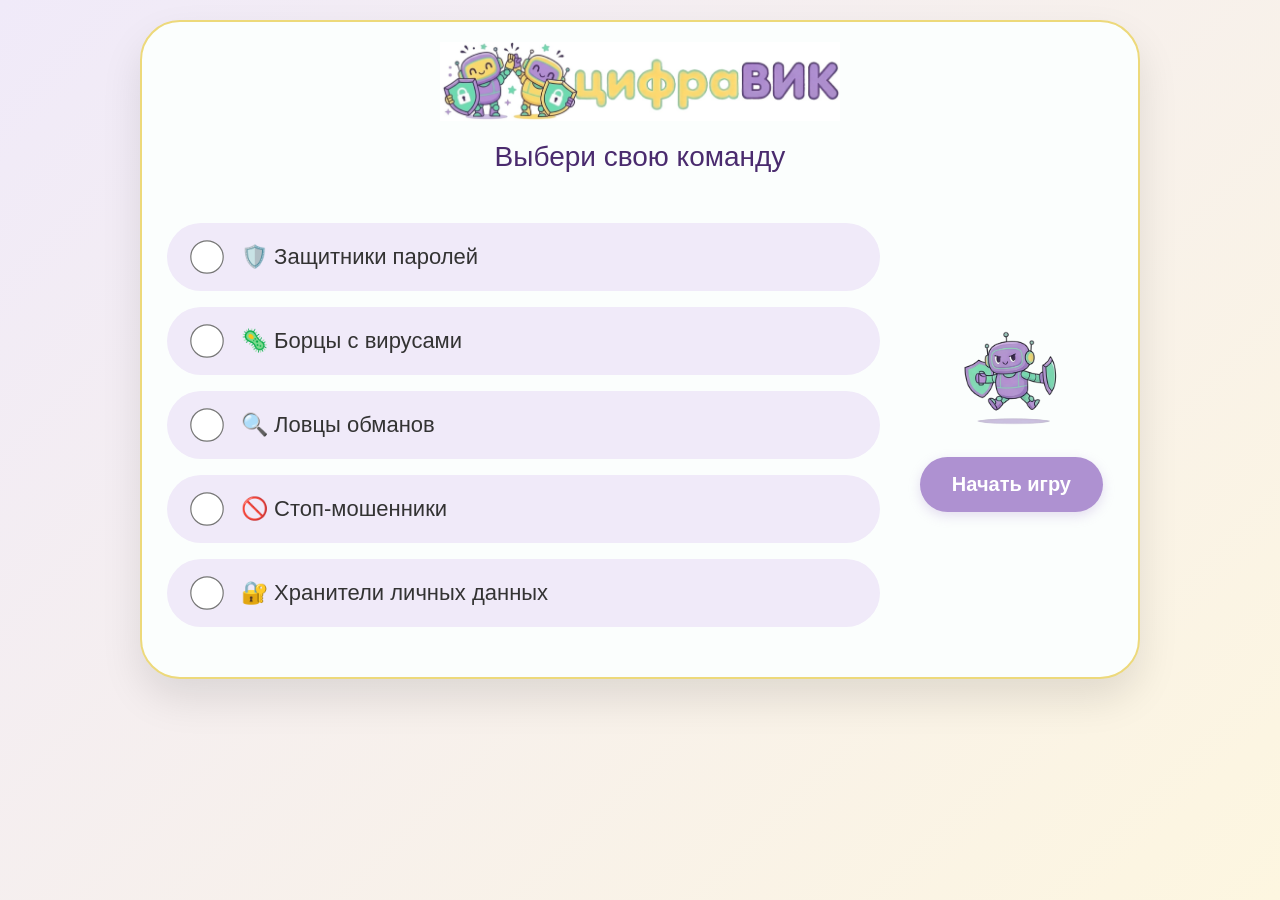
<file: index.html>
<!doctype html>
<html lang="ru">
  <head>
    <meta charset="UTF-8" />
    <meta
      name="viewport"
      content="width=device-width, initial-scale=1.0, user-scalable=yes"
    />
    <title>цифраВИК — Игра по кибербезопасности</title>
    <link rel="stylesheet" href="style.css" />
  </head>
  <body>
    <div class="container">
      <!-- Логотип header.jpg - увеличен -->
      <div class="header">
        <img src="header.jpg" alt="Логотип ЦИФРАВИК" class="logo-main" />
      </div>

      <h2>Выбери свою команду</h2>

      <div
        class="main-content"
        style="
          position: relative;
          display: flex;
          align-items: center;
          justify-content: center;
          gap: 30px;
          flex-wrap: wrap;
        "
      >
        <div
          class="team-selector"
          id="teamSelector"
          style="flex: 1; min-width: 250px"
        >
          <label class="team-option" data-team="0">
            <input type="radio" name="team" value="0" class="team-radio" />
            <span class="team-name">🛡️ Защитники паролей</span>
          </label>
          <label class="team-option" data-team="1">
            <input type="radio" name="team" value="1" class="team-radio" />
            <span class="team-name">🦠 Борцы с вирусами</span>
          </label>
          <label class="team-option" data-team="2">
            <input type="radio" name="team" value="2" class="team-radio" />
            <span class="team-name">🔍 Ловцы обманов</span>
          </label>
          <label class="team-option" data-team="3">
            <input type="radio" name="team" value="3" class="team-radio" />
            <span class="team-name">🚫 Стоп-мошенники</span>
          </label>
          <label class="team-option" data-team="4">
            <input type="radio" name="team" value="4" class="team-radio" />
            <span class="team-name">🔐 Хранители личных данных</span>
          </label>
        </div>

        <!-- Стикер image1.png слева от кнопки, на одном уровне -->
        <div style="display: flex; flex-direction: column; align-items: center">
          <img src="image1.png" alt="" class="sticker-start" />
          <button
            class="btn btn-primary"
            id="startBtn"
            style="margin-top: 20px"
          >
            Начать игру
          </button>
        </div>
      </div>
    </div>

    <script>
      const teamNames = [
        "Защитники паролей",
        "Борцы с вирусами",
        "Ловцы обманов",
        "Стоп-мошенники",
        "Хранители личных данных",
      ];

      localStorage.setItem("teamNames", JSON.stringify(teamNames));

      const teamOptions = document.querySelectorAll(".team-option");
      const radios = document.querySelectorAll('input[name="team"]');

      teamOptions.forEach((option) => {
        option.addEventListener("click", (e) => {
          if (e.target.type !== "radio") {
            const radio = option.querySelector('input[type="radio"]');
            radio.checked = true;
          }
          updateSelectedStyle();
        });
      });

      radios.forEach((radio) => {
        radio.addEventListener("change", updateSelectedStyle);
      });

      function updateSelectedStyle() {
        teamOptions.forEach((opt) => opt.classList.remove("selected"));
        const selectedRadio = document.querySelector(
          'input[name="team"]:checked',
        );
        if (selectedRadio) {
          const parent = selectedRadio.closest(".team-option");
          parent.classList.add("selected");
        }
      }

      document.getElementById("startBtn").addEventListener("click", () => {
        const selected = document.querySelector('input[name="team"]:checked');
        if (!selected) {
          alert("Пожалуйста, выберите команду!");
          return;
        }

        const teamIndex = parseInt(selected.value);
        localStorage.setItem("currentTeam", teamIndex);
        localStorage.setItem("currentTeamName", teamNames[teamIndex]);

        localStorage.setItem(`progress_team_${teamIndex}`, "0");
        localStorage.setItem(
          `team_status_${teamIndex}`,
          JSON.stringify([false, false, false, false, false]),
        );

        window.location.href = "game.html";
      });
    </script>
  </body>
</html>
</file>
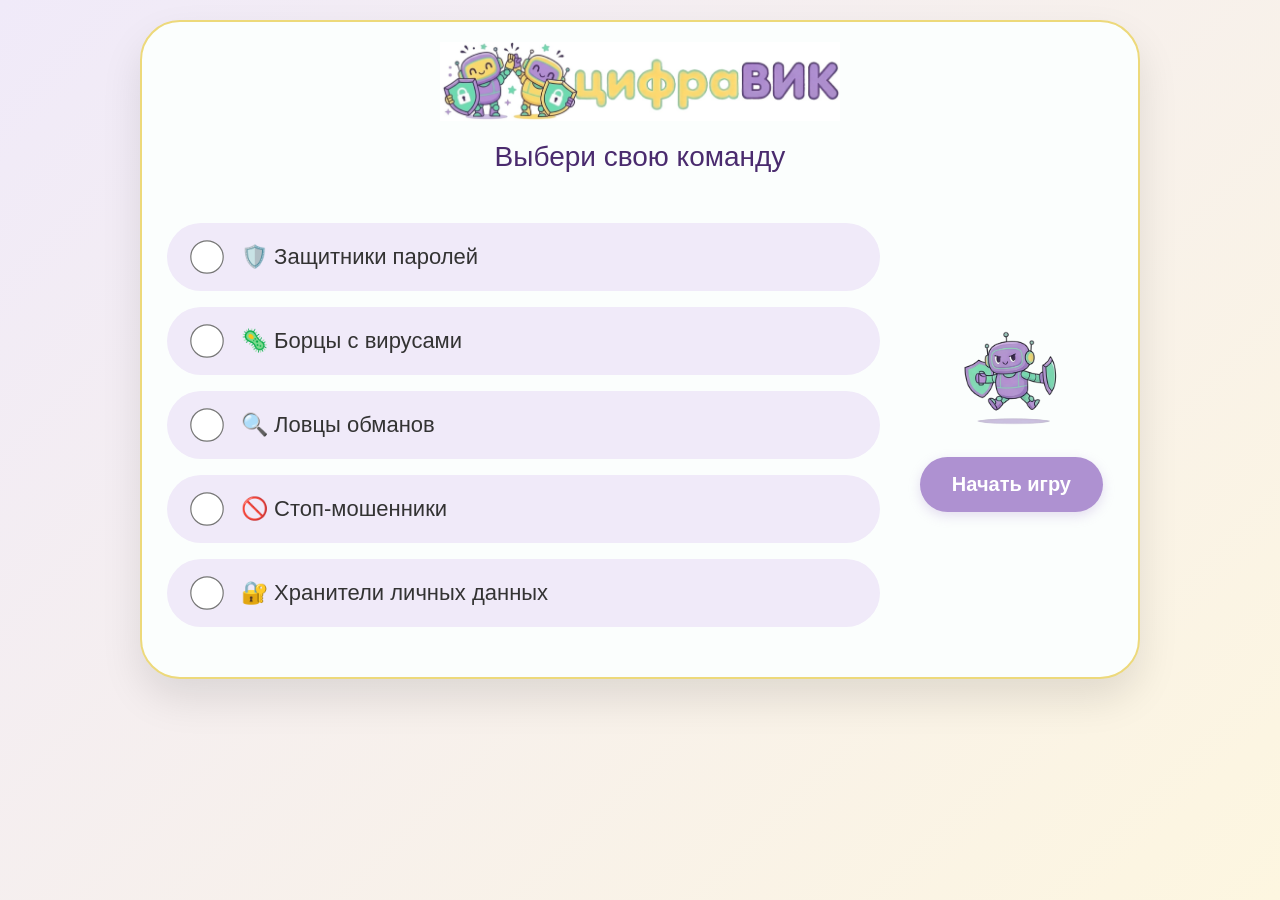
<file: game.html>
<!doctype html>
<html lang="ru">
  <head>
    <meta charset="UTF-8" />
    <meta
      name="viewport"
      content="width=device-width, initial-scale=1.0, user-scalable=yes"
    />
    <title>цифраВИК — Игра</title>
    <link rel="stylesheet" href="style.css" />
  </head>
  <body>
    <div class="game-container" style="position: relative; overflow: visible">
      <div class="header">
        <img src="name.png" alt="цифраВИК" class="logo-game" />
      </div>

      <div class="team-info">
        <div class="team-badge" id="teamNameDisplay"></div>
        <div class="task-counter" id="taskCounter">Задание 1 из 5</div>
      </div>
      <div class="progress-bar">
        <div class="progress-fill" id="progressFill"></div>
      </div>

      <div id="gameContent"></div>
    </div>

    <div id="modal" class="modal">
      <div class="modal-content" style="position: relative">
        <p id="modalMessage"></p>
        <img id="modalSticker" class="modal-sticker" src="" alt="" />
        <button id="modalBtn" class="btn"></button>
      </div>
    </div>

    <script>
      const questionsData = {
        0: {
          name: "Защитники паролей",
          tasks: [
            {
              type: "single",
              question: "Какой из этих паролей самый надёжный?",
              options: ["123456", "Барсик", "Б@рс!к_23"],
              correct: 2,
            },
            {
              type: "single",
              question:
                "Что делать, если сайт просит придумать секретный вопрос для восстановления пароля?",
              options: [
                "Выбрать вопрос, ответ на который знают все друзья",
                "Выбрать вопрос, ответ на который знаешь только ты",
                "Выбрать вопрос «Какой твой любимый цвет?»",
              ],
              correct: 1,
            },
            {
              type: "single",
              question:
                "Друг просит дать ему твой пароль от игры, чтобы пройти сложный уровень.<br>Что ты сделаешь?",
              options: [
                "Дам пароль — он же друг",
                "Скажу: «Не могу, пароль никому, кроме родителей, нельзя давать»",
                "Напишу пароль на бумажке и отдам",
              ],
              correct: 1,
            },
            {
              type: "single",
              question:
                "Верно ли утверждение: «В надёжном пароле должны быть буквы, цифры и символы»?",
              options: ["Да", "Нет"],
              correct: 0,
            },
            {
              type: "multiple",
              question: "Отметь все правильные правила защиты паролей:",
              options: [
                "Пароль должен знать только ты и твои родители",
                "Пароль можно сообщать друзьям",
                "Хороший пароль содержит буквы, цифры и символы",
                "Пароль 123456 — очень надёжный",
                "Если пароль забыл, можно попросить новый у родителей",
              ],
              correct: [0, 2, 4],
            },
          ],
        },
        1: {
          name: "Борцы с вирусами",
          tasks: [
            {
              type: "single",
              question: "Что может быть опасно для компьютера?",
              options: [
                "Файл с названием «подарок.exe» от незнакомца",
                "Иконка антивируса",
                "Папка «Мои рисунки»",
              ],
              correct: 0,
            },
            {
              type: "single",
              question: "Что такое антивирус?",
              options: [
                "Программа, которая защищает компьютер от вирусов",
                "Игра, где нужно ловить вирусы",
                "Вирус, который ломает компьютер",
              ],
              correct: 0,
            },
            {
              type: "single",
              question:
                "Тебе пришло сообщение от незнакомца: «Нажми на ссылку и получи бесплатные скины для игры!»<br>Что ты сделаешь?",
              options: [
                "Нажму на ссылку — хочу скины!",
                "Спрошу у родителей, безопасно ли это",
                "Отправлю ссылку другу, пусть он проверит",
              ],
              correct: 1,
            },
            {
              type: "single",
              question:
                "Верно ли утверждение: «Нельзя открывать подозрительные ссылки»?",
              options: ["Да", "Нет"],
              correct: 0,
            },
            {
              type: "multiple",
              question: "Отметь правила, которые помогут не подхватить вирус:",
              options: [
                "Можно скачивать файлы с любых сайтов",
                "Нельзя открывать подозрительные ссылки",
                "На компьютере должен быть антивирус",
                "Если пришло письмо от незнакомца с файлом — открой скорее",
                "Нужно вовремя обновлять антивирус, чтобы он мог защищать от новых вирусов",
              ],
              correct: [1, 2, 4],
            },
          ],
        },
        2: {
          name: "Ловцы обманов",
          tasks: [
            {
              type: "single",
              question: "Какая новость выглядит как фейк (обман)?",
              options: [
                "«Завтра в школе отменяют уроки» (источник: неизвестный сайт)",
                "«Во вторник будет контрольная по математике» (сообщила учительница)",
                "«В субботу состоится школьный праздник» (объявление на двери школы)",
              ],
              correct: 0,
            },
            {
              type: "single",
              question: "Что нужно сделать, если ты увидел странную новость?",
              options: [
                "Сразу поверить и рассказать всем",
                "Проверить новость в других местах или спросить у взрослого",
                "Написать гневный комментарий",
              ],
              correct: 1,
            },
            {
              type: "single",
              question:
                "В чате класса написали: «Ура! Завтра каникулы на неделю раньше!»<br>Что ты сделаешь?",
              options: [
                "Сразу начну радоваться",
                "Спрошу у учителя, правда ли это",
                "Напишу в чате: «Всегда мечтал об этом!»",
              ],
              correct: 1,
            },
            {
              type: "single",
              question:
                "Верно ли утверждение: «Если новость очень громкая и страшная — скорее всего, это фейк»?",
              options: ["Да", "Нет"],
              correct: 0,
            },
            {
              type: "multiple",
              question: "Отметь все признаки фейковой новости:",
              options: [
                "Новость написана не тем, кого ты знаешь, а каким-то чужим человеком",
                "В новости описано что-то очень страшное, но нигде больше об этом не написано",
                "Новость пытается тебя напугать или слишком сильно обрадовать",
                "Новость написана твоим учителем или родителями",
                "Новость похожа на те, которые ты привык видеть на знакомом сайте",
              ],
              correct: [0, 1, 2],
            },
          ],
        },
        3: {
          name: "Стоп-мошенники",
          tasks: [
            {
              type: "single",
              question:
                "В каком случае нужно насторожиться и заподозрить мошенников?",
              options: [
                "Звонит мама",
                "Звонит друг",
                "Звонит незнакомец и говорит: «Вы выиграли приз, назовите пароль»",
              ],
              correct: 2,
            },
            {
              type: "single",
              question:
                "Что делать, если незнакомец в игре просит твой номер телефона?",
              options: [
                "Дать номер",
                "Сказать «нет» и сообщить родителям",
                "Попросить взамен его номер",
              ],
              correct: 1,
            },
            {
              type: "single",
              question:
                "Звонит якобы учитель и говорит: «Мне нужно зайти в твой электронный дневник, скажи код из СМС».<br>Что ты сделаешь?",
              options: [
                "Скажу код,  раз учитель просит",
                "Положу трубку и скажу родителям",
                "Попрошу перезвонить позже",
              ],
              correct: 1,
            },
            {
              type: "single",
              question:
                "Верно ли утверждение: «Если звонят и говорят о выигрыше, но просят назвать пароль — это мошенники»?",
              options: ["Да", "Нет"],
              correct: 0,
            },
            {
              type: "multiple",
              question: "Отметь все признаки мошенников:",
              options: [
                "Просят назвать пароль",
                "Говорят, что вы выиграли приз",
                "Просят перевести деньги",
                "Называют тебя по имени",
                "Предлагают бесплатные скины в игре",
              ],
              correct: [0, 1, 2, 4],
            },
          ],
        },
        4: {
          name: "Хранители личных данных",
          tasks: [
            {
              type: "single",
              question: "Что нельзя публиковать в интернете?",
              options: [
                "Фото с котом",
                "Домашний адрес",
                "Рисунок, который нарисовал сам",
              ],
              correct: 1,
            },
            {
              type: "single",
              question: "Что такое личные данные?",
              options: [
                "Информация, которую можно рассказывать всем",
                "Информация о тебе, которую нельзя разглашать (адрес, телефон, пароль)",
                "Список твоих любимых игр",
              ],
              correct: 1,
            },
            {
              type: "single",
              question:
                "В комментариях к твоему фото спрашивают: «В какой школе ты учишься? В каком классе?»<br>Что ты сделаешь?",
              options: [
                "Напишу: «Школа № 1, 2 класс»",
                "Не буду отвечать на такие вопросы",
                "Напишу название другой школы",
              ],
              correct: 1,
            },
            {
              type: "single",
              question:
                "Верно ли утверждение: «Номер телефона нельзя давать незнакомцам»?",
              options: ["Да", "Нет"],
              correct: 0,
            },
            {
              type: "multiple",
              question: "Отметь, какие данные нельзя публиковать в интернете:",
              options: [
                "Домашний адрес",
                "Любимый цвет",
                "Номер телефона",
                "Фотографию с подписью «моя школа №...»",
                "Пароль от аккаунта",
                "Какую кашу ты ел на завтрак",
              ],
              correct: [0, 2, 3, 4],
            },
          ],
        },
      };
      // ----------------------------------------------------------------

      const teamIndex = parseInt(localStorage.getItem("currentTeam"));
      const teamData = questionsData[teamIndex];

      if (!teamData) window.location.href = "index.html";

      let currentTask =
        parseInt(localStorage.getItem(`progress_team_${teamIndex}`)) || 0;
      let waitingForNext = false;

      document.getElementById("teamNameDisplay").textContent =
        `${teamData.name}`;

      function updateProgressBar() {
        document.getElementById("progressFill").style.width =
          `${(currentTask / 5) * 100}%`;
        document.getElementById("taskCounter").textContent =
          `Задание ${currentTask + 1} из 5`;
      }

      function saveProgress() {
        localStorage.setItem(`progress_team_${teamIndex}`, currentTask);
        const statuses = JSON.parse(
          localStorage.getItem(`team_status_${teamIndex}`),
        ) || [false, false, false, false, false];
        for (let i = 0; i <= currentTask; i++)
          if (i < 5 && !statuses[i]) statuses[i] = true;
        localStorage.setItem(
          `team_status_${teamIndex}`,
          JSON.stringify(statuses),
        );
      }

      function showModal(message, isCorrect, onClose, isLastTask = false) {
        const modal = document.getElementById("modal");
        const modalMessage = document.getElementById("modalMessage");
        const modalSticker = document.getElementById("modalSticker");
        const modalBtn = document.getElementById("modalBtn");

        modalMessage.textContent = message;

        if (isCorrect) {
          modalSticker.src = "image4.png";
          modalBtn.className = "btn btn-success";

          // Изменяем текст кнопки, если это последнее задание
          if (isLastTask) {
            modalBtn.textContent = "Завершить";
          } else {
            modalBtn.textContent = "Следующее задание";
          }
        } else {
          modalSticker.src = "image3.png";
          modalBtn.className = "btn btn-warning";
          modalBtn.textContent = "Попробовать ещё раз";
        }

        modal.style.display = "flex";

        const closeHandler = () => {
          modal.style.display = "none";
          if (onClose) onClose();
          modalBtn.removeEventListener("click", closeHandler);
        };
        modalBtn.addEventListener("click", closeHandler);
      }

      function renderTask() {
        if (currentTask >= 5) {
          showCompletionScreen();
          return;
        }

        waitingForNext = false;
        const task = teamData.tasks[currentTask];
        const isLast = currentTask === 4;
        updateProgressBar();

        let html = `<div class="question-text">${task.question}</div>`;
        html += `<div class="options-list" id="optionsList">`;

        if (task.type === "single") {
          task.options.forEach((opt, idx) => {
            html += `<label class="option-item"><input type="radio" name="answer" value="${idx}" class="option-radio"><span class="option-text">${opt}</span></label>`;
          });
          html += `</div><div class="actions"><button class="btn btn-primary" id="submitBtn">Ответить</button></div>`;
        } else {
          task.options.forEach((opt, idx) => {
            html += `<label class="option-item"><input type="checkbox" value="${idx}" class="option-checkbox"><span class="option-text">${opt}</span></label>`;
          });
          html += `</div><div class="actions"><button class="btn btn-primary" id="submitBtn" disabled>Ответить</button></div>`;
        }

        document.getElementById("gameContent").innerHTML = html;

        if (task.type === "multiple") {
          const checkboxes = document.querySelectorAll(".option-checkbox");
          const submitBtn = document.getElementById("submitBtn");
          const checkAnyChecked = () => {
            submitBtn.disabled = !Array.from(checkboxes).some(
              (cb) => cb.checked,
            );
          };
          checkboxes.forEach((cb) =>
            cb.addEventListener("change", checkAnyChecked),
          );
        }

        document
          .getElementById("submitBtn")
          .addEventListener("click", () => checkAnswer(isLast));
      }

      function checkAnswer(isLastTask) {
        if (waitingForNext) return;

        const task = teamData.tasks[currentTask];
        let isCorrect = false;

        if (task.type === "single") {
          const selected = document.querySelector(
            'input[name="answer"]:checked',
          );
          if (!selected) {
            showModal("Пожалуйста, выберите ответ!", false, null, false);
            return;
          }
          isCorrect = parseInt(selected.value) === task.correct;
        } else {
          const checkboxes = document.querySelectorAll(".option-checkbox");
          const selected = [];
          checkboxes.forEach((cb, idx) => {
            if (cb.checked) selected.push(idx);
          });
          const correctAnswers = task.correct;
          isCorrect =
            correctAnswers.every((c) => selected.includes(c)) &&
            selected.every((s) => correctAnswers.includes(s)) &&
            selected.length === correctAnswers.length;
        }

        if (isCorrect) {
          showModal(
            "Правильно! Получите у ведущего часть секретного кода.",
            true,
            () => {
              waitingForNext = true;
              currentTask++;
              saveProgress();
              if (currentTask === 5) {
                // Если это было последнее задание, показываем финальный экран вместо следующего задания
                showCompletionScreen();
              } else {
                renderTask();
              }
            },
            isLastTask,
          );
        } else {
          showModal(
            "Неправильно. Подумайте внимательнее и попробуйте ещё раз.",
            false,
            () => {
              if (task.type === "single") {
                document
                  .querySelectorAll('input[name="answer"]')
                  .forEach((r) => (r.checked = false));
              } else {
                document
                  .querySelectorAll(".option-checkbox")
                  .forEach((cb) => (cb.checked = false));
                const submitBtn = document.getElementById("submitBtn");
                if (submitBtn) submitBtn.disabled = true;
              }
            },
            false,
          );
        }
      }

      function showCompletionScreen() {
        document.getElementById("gameContent").innerHTML = `
          <div class="completion-screen">
            <h2 style="color: #ae91d1;">Поздравляем, ${teamData.name}!</h2>
            <p>Вы успешно прошли все задания.</p>
            <p>Теперь соберите свою фразу из полученных букв вместе с другими командами!</p>
            <img src="image5.png" alt="" class="completion-sticker-large">
          </div>
        `;
        document.getElementById("progressFill").style.width = "100%";
      }

      renderTask();
    </script>
  </body>
</html>
</file>
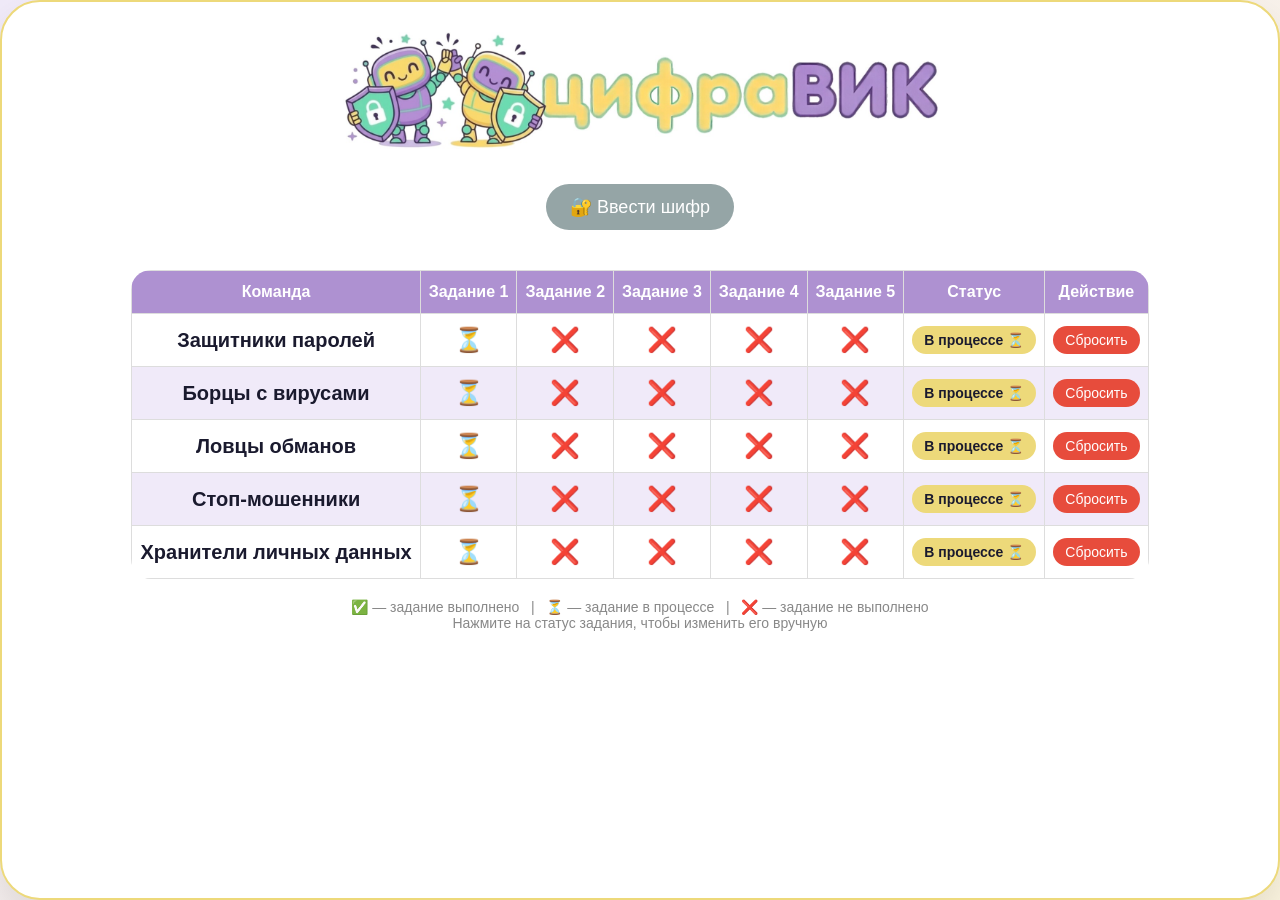
<file: leader.html>
<!doctype html>
<html lang="ru">
  <head>
    <meta charset="UTF-8" />
    <meta name="viewport" content="width=device-width, initial-scale=1.0" />
    <title>цифраВИК — Экран ведущего</title>
    <link rel="stylesheet" href="style.css" />
    <style>
      /* Дополнительные стили для устранения белых полей снизу */
      html,
      body {
        margin: 0;
        padding: 0;
        min-height: 100vh;
        background: linear-gradient(135deg, #f0eaf9 0%, #fdf6e0 100%);;
      }

      .leader-container {
        padding-bottom: 40px;
        background: white;
        min-height: 100vh;
        box-sizing: border-box;
      }

      .table-wrapper {
        margin-bottom: 20px;
      }

      .leader-header {
        text-align: center;
        margin-bottom: 30px;
      }

      .leader-header img {
        max-width: 600px;
        width: 100%;
        height: auto;
      }

      .table-wrapper {
        display: flex;
        justify-content: center;
        align-items: center;
        width: 100%;
        overflow-x: auto;
      }

      .leader-table {
        width: auto;
        min-width: 80%;
        max-width: 100%;
        border-collapse: collapse;
        margin: 0 auto;
        font-size: 16px;
        background: white;
        border-radius: 20px;
        overflow: hidden;
        margin-bottom: 0;
      }

      .leader-table th,
      .leader-table td {
        border: 1px solid #ddd;
        padding: 12px 8px;
        text-align: center;
        vertical-align: middle;
      }

      .leader-table th {
        background: var(--logo-purple);
        color: white;
        font-weight: bold;
        font-size: 16px;
      }

      .leader-table td {
        font-size: 20px;
      }

      .leader-table tr:nth-child(even) {
        background: var(--bg-purple-light);
      }

      .team-reset-btn {
        background: #e74c3c;
        color: white;
        border: none;
        padding: 6px 12px;
        border-radius: 20px;
        cursor: pointer;
        font-size: 14px;
      }

      .team-reset-btn:hover {
        background: #c0392b;
      }

      .status-badge {
        display: inline-block;
        padding: 6px 12px;
        border-radius: 20px;
        font-size: 14px;
        font-weight: bold;
      }

      .status-done {
        background: var(--logo-green);
        color: #1a1a2e;
      }

      .status-progress {
        background: var(--logo-yellow);
        color: #1a1a2e;
      }

      .btn-code {
        background: #95a5a6;
        color: white;
        padding: 12px 24px;
        font-size: 18px;
        border: none;
        border-radius: 30px;
        cursor: pointer;
        transition: all 0.3s;
        margin-bottom: 20px;
      }

      .btn-code.active {
        background: #2ecc71;
      }

      .btn-code.active:hover {
        background: #27ae60;
      }

      .code-button-wrapper {
        text-align: center;
        margin-bottom: 20px;
      }

      .final-modal {
        display: none;
        position: fixed;
        top: 0;
        left: 0;
        width: 100%;
        height: 100%;
        background: rgba(0, 0, 0, 0.8);
        justify-content: center;
        align-items: center;
        z-index: 2000;
      }

      .final-modal-content {
        background: var(--logo-white);
        border-radius: 40px;
        padding: 40px;
        text-align: center;
        max-width: 600px;
        width: 90%;
        border: 3px solid var(--logo-yellow);
      }

      .final-modal-content h2 {
        color: var(--logo-purple);
        margin-bottom: 20px;
        font-size: 28px;
      }

      .final-modal-content input {
        font-size: 18px;
        padding: 15px;
        text-align: center;
        width: 100%;
        margin: 20px 0;
        border: 2px solid var(--logo-purple);
        border-radius: 20px;
        box-sizing: border-box;
      }

      .victory-screen {
        text-align: center;
      }

      .victory-screen h1 {
        color: var(--logo-purple);
        margin-bottom: 20px;
        font-size: 32px;
      }

      .victory-screen img {
        max-width: 100%;
        border-radius: 20px;
        margin-top: 20px;
      }

      .legend {
        margin-top: 20px;
        font-size: 14px;
        color: #888;
        text-align: center;
      }

      @media (max-width: 768px) {
        .leader-table {
          min-width: 95%;
        }

        .leader-table th,
        .leader-table td {
          padding: 8px 4px;
          font-size: 12px;
        }

        .final-modal-content h2 {
          font-size: 22px;
        }

        .leader-header img {
          max-width: 300px;
        }
      }
    </style>
  </head>
  <body>
    <div class="leader-container">
      <div class="leader-header">
        <img src="header.jpg" alt="Логотип ЦИФРАВИК" />
      </div>

      <div class="code-button-wrapper">
        <button id="showCodeBtn" class="btn-code">🔐 Ввести шифр</button>
      </div>

      <div class="table-wrapper">
        <table class="leader-table">
          <thead>
            <tr>
              <th>Команда</th>
              <th>Задание 1</th>
              <th>Задание 2</th>
              <th>Задание 3</th>
              <th>Задание 4</th>
              <th>Задание 5</th>
              <th>Статус</th>
              <th>Действие</th>
            </tr>
          </thead>
          <tbody id="tableBody"></tbody>
        </table>
      </div>

      <div class="legend">
        ✅ — задание выполнено &nbsp;&nbsp;|&nbsp;&nbsp; ⏳ — задание в процессе
        &nbsp;&nbsp;|&nbsp;&nbsp; ❌ — задание не выполнено<br />
        Нажмите на статус задания, чтобы изменить его вручную
      </div>
    </div>

    <div id="finalModal" class="final-modal">
      <div class="final-modal-content" id="finalModalContent"></div>
    </div>

    <script>
      const teamNames = JSON.parse(localStorage.getItem("teamNames")) || [
        "Защитники паролей",
        "Борцы с вирусами",
        "Ловцы обманов",
        "Стоп-мошенники",
        "Хранители личных данных",
      ];

      // ========== УНИВЕРСАЛЬНАЯ ПРОВЕРКА ФРАЗЫ (любой регистр) ==========
      function isSecretCodeValid(input) {
        // Приводим к нижнему регистру и нормализуем пробелы
        const normalized = input.toLowerCase().replace(/\s+/g, " ").trim();

        const validPhrases = [
          "мы за безопасный интернет",
          "дружим с кибербезопасностью",
        ];

        return validPhrases.includes(normalized);
      }

      let allCompletedFlag = false;

      function getTeamStatus(teamIndex) {
        const saved = localStorage.getItem(`team_status_${teamIndex}`);
        return saved ? JSON.parse(saved) : [false, false, false, false, false];
      }

      function setTeamStatus(teamIndex, statuses) {
        localStorage.setItem(
          `team_status_${teamIndex}`,
          JSON.stringify(statuses),
        );
        let progress = 0;
        for (let i = 0; i < statuses.length; i++) {
          if (statuses[i]) progress = i + 1;
          else break;
        }
        localStorage.setItem(`progress_team_${teamIndex}`, progress);
        renderTable();
        checkAllTeamsCompleted();
      }

      function setSingleTaskStatus(teamIdx, taskNum, completed) {
        const statuses = getTeamStatus(teamIdx);
        statuses[taskNum] = completed;
        setTeamStatus(teamIdx, statuses);
      }

      function checkAllTeamsCompleted() {
        let allDone = true;
        for (let t = 0; t < 5; t++) {
          const statuses = getTeamStatus(t);
          const allCompleted = statuses.every((s) => s === true);
          if (!allCompleted) {
            allDone = false;
            break;
          }
        }

        const codeBtn = document.getElementById("showCodeBtn");
        if (allDone && !allCompletedFlag) {
          allCompletedFlag = true;
          if (codeBtn) codeBtn.classList.add("active");
        } else if (!allDone) {
          allCompletedFlag = false;
          if (codeBtn) codeBtn.classList.remove("active");
        }
      }

      function showFinalCodeModal() {
        const modal = document.getElementById("finalModal");
        const modalContent = document.getElementById("finalModalContent");

        modalContent.innerHTML = `
                    <h2>Все команды прошли испытания!</h2>
                    <p>Введите секретный шифр, чтобы завершить игру:</p>
                    <input type="text" id="secretInput" placeholder="Введите шифр" style="font-size: 18px; width: 100%;" autocomplete="off">
                    <br>
                    <button id="submitCodeBtn" class="btn btn-primary" style="margin: 10px;">Проверить</button>
                    <button id="closeModalBtn" class="btn btn-secondary" style="margin: 10px;">Закрыть</button>
                `;

        modal.style.display = "flex";

        document
          .getElementById("submitCodeBtn")
          .addEventListener("click", () => {
            const input = document.getElementById("secretInput").value;
            if (isSecretCodeValid(input)) {
              showVictoryScreen();
            } else {
              alert("Неверный шифр! Попробуйте ещё раз.");
            }
          });

        document
          .getElementById("closeModalBtn")
          .addEventListener("click", () => {
            modal.style.display = "none";
          });
      }

      function showVictoryScreen() {
  const modalContent = document.getElementById("finalModalContent");
  modalContent.innerHTML = `
    <div class="victory-screen">
      <h1 style="font-size: 34px; color: #4a1a6b; margin-bottom: 10px;">🌟 Цифроград спасён! 🌟</h1>
      <img src="header2.jpg" alt="Цифраград спасён" style="max-width: 100%; border-radius: 16px;">
      <p style="font-size: 30px; font-weight: 600; color: #4a1a6b; margin-top: 25px; letter-spacing: 0.5px;">
        Спасибо за игру, юные защитники!
      </p>
      <button id="closeVictoryBtn" class="btn btn-primary" style="font-size: 18px; padding: 12px 40px; margin-top: 20px; border-radius: 30px; background: #ae91d1; border: none; color: white; cursor: pointer;">
        Закрыть
      </button>
    </div>
  `;

  document.getElementById("closeVictoryBtn").addEventListener("click", () => {
    document.getElementById("finalModal").style.display = "none";
  });
}

      function renderTable() {
        const tbody = document.getElementById("tableBody");
        tbody.innerHTML = "";

        for (let t = 0; t < 5; t++) {
          const statuses = getTeamStatus(t);
          const progress = localStorage.getItem(`progress_team_${t}`) || 0;
          const allCompleted = statuses.every((s) => s === true);

          const row = tbody.insertRow();

          const cellTeam = row.insertCell(0);
          cellTeam.textContent = teamNames[t];
          cellTeam.style.fontWeight = "bold";

          for (let task = 0; task < 5; task++) {
            const cell = row.insertCell(task + 1);
            let icon = "";
            if (statuses[task] === true) {
              icon = "✅";
            } else if (progress > task || (progress === 5 && task < 5)) {
              icon = "✅";
            } else if (progress === task) {
              icon = "⏳";
            } else {
              icon = "❌";
            }
            cell.textContent = icon;
            cell.style.fontSize = "24px";
            cell.style.cursor = "pointer";
            cell.title = "Нажмите, чтобы изменить статус";
            cell.onclick = (function (teamIdx, taskNum) {
              return function () {
                toggleTaskStatus(teamIdx, taskNum);
              };
            })(t, task);
          }

          const cellStatus = row.insertCell(6);
          const statusText = allCompleted ? "Готово 🎉" : "В процессе ⏳";
          const statusClass = allCompleted ? "status-done" : "status-progress";
          cellStatus.innerHTML = `<span class="status-badge ${statusClass}">${statusText}</span>`;

          const cellAction = row.insertCell(7);
          const resetBtn = document.createElement("button");
          resetBtn.textContent = "Сбросить";
          resetBtn.className = "team-reset-btn";
          resetBtn.onclick = (function (teamIdx) {
            return function () {
              resetTeamProgress(teamIdx);
            };
          })(t);
          cellAction.appendChild(resetBtn);
        }
      }

      function resetTeamProgress(teamIdx) {
        if (confirm(`Сбросить прогресс команды "${teamNames[teamIdx]}"?`)) {
          setTeamStatus(teamIdx, [false, false, false, false, false]);
        }
      }

      window.toggleTaskStatus = function (teamIdx, taskNum) {
        const currentStatus = getTeamStatus(teamIdx)[taskNum];
        const newStatus = !currentStatus;
        setSingleTaskStatus(teamIdx, taskNum, newStatus);
      };

      document.getElementById("showCodeBtn").addEventListener("click", () => {
        if (allCompletedFlag) {
          showFinalCodeModal();
        } else {
          alert(
            "Не все команды выполнили задания! Дождитесь, пока все команды справятся.",
          );
        }
      });

      renderTable();
      setInterval(() => {
        renderTable();
        checkAllTeamsCompleted();
      }, 5000);
      checkAllTeamsCompleted();
    </script>
  </body>
</html>
</file>
<file: style.css>
* {
    margin: 0;
    padding: 0;
    box-sizing: border-box;
}

/* Новая цветовая схема на основе логотипа */
:root {
    --logo-yellow: #edd97a;
    --logo-green: #97d0ab;
    --logo-purple: #ae91d1;
    --logo-white: #fbfefd;
    
    /* Бледные оттенки для фона */
    --bg-yellow-light: #fdf6e0;
    --bg-green-light: #e8f5ed;
    --bg-purple-light: #f0eaf9;
    --bg-main: #f8faf8;
}

body {
    font-family: 'Segoe UI', 'Roboto', 'Arial', sans-serif;
    background: linear-gradient(135deg, var(--bg-purple-light) 0%, var(--bg-yellow-light) 100%);
    min-height: 100vh;
    padding: 20px;
    color: #1a1a2e;
}

/* Контейнеры */
.container {
    max-width: 1000px;
    margin: 0 auto;
    background: var(--logo-white);
    border-radius: 40px;
    padding: 20px 25px;
    box-shadow: 0 20px 40px rgba(0, 0, 0, 0.1);
    border: 2px solid var(--logo-yellow);
    position: relative;
    overflow: hidden;
}

.game-container {
    max-width: 900px;
    margin: 0 auto;
    background: var(--logo-white);
    border-radius: 40px;
    padding: 20px 25px;
    box-shadow: 0 20px 40px rgba(0, 0, 0, 0.1);
    border: 2px solid var(--logo-yellow);
    position: relative;
    overflow: visible;
}

.leader-container {
    max-width: 1300px;
    margin: 0 auto;
    background: var(--logo-white);
    border-radius: 40px;
    padding: 30px 25px;
    box-shadow: 0 20px 40px rgba(0, 0, 0, 0.1);
    border: 2px solid var(--logo-yellow);
    overflow-x: auto;
}

/* Шапка с логотипом */
.header {
    display: flex;
    align-items: center;
    justify-content: center;
    margin-bottom: 20px;
    flex-wrap: wrap;
}

/* Логотип на главной странице */
.logo-main {
    max-width: 400px;
    width: 100%;
    height: auto;
    display: block;
    margin: 0 auto;
}

/* Логотип на странице игры - увеличен в 2 раза */
.logo-game {
    max-width: 400px;
    width: 100%;
    height: auto;
    display: block;
    margin: 0 auto;
}

/* Заголовки */
h1 {
    font-size: 48px;
    color: var(--logo-purple);
    text-align: center;
    margin-bottom: 10px;
    letter-spacing: 2px;
}

h2 {
    font-size: 28px;
    color: #4A2B6E;
    text-align: center;
    margin-bottom: 20px;
    font-weight: 500;
}

h3 {
    font-size: 24px;
    color: #333;
    margin-bottom: 20px;
}

/* Кнопки */
.btn {
    display: inline-block;
    padding: 16px 32px;
    font-size: 20px;
    font-weight: bold;
    border: none;
    border-radius: 60px;
    cursor: pointer;
    transition: transform 0.2s, box-shadow 0.2s;
    text-align: center;
    margin: 10px;
}

.btn-primary {
    background: var(--logo-purple);
    color: white;
    box-shadow: 0 4px 12px rgba(174, 145, 209, 0.3);
}

.btn-primary:hover {
    background: #9a7bc2;
    transform: scale(1.02);
}

.btn-success {
    background: var(--logo-green);
    color: #1a1a2e;
    box-shadow: 0 4px 12px rgba(151, 208, 171, 0.3);
}

.btn-success:hover {
    background: #7db893;
    transform: scale(1.02);
}

.btn-warning {
    background: var(--logo-yellow);
    color: #1a1a2e;
}

.btn-warning:hover {
    background: #e0cc5e;
}

.btn-danger {
    background: #E74C3C;
    color: white;
}

.btn-danger:hover {
    background: #C0392B;
}

.btn-secondary {
    background: #95A5A6;
    color: white;
}

/* Выбор команды */
.team-selector {
    display: flex;
    flex-direction: column;
    gap: 16px;
    margin: 30px 0;
}

.team-option {
    display: flex;
    align-items: center;
    padding: 18px 24px;
    background: var(--bg-purple-light);
    border-radius: 60px;
    cursor: pointer;
    transition: all 0.2s;
    border: 2px solid transparent;
}

.team-option:hover {
    background: #e6ddf5;
    transform: translateX(5px);
}

.team-option.selected {
    background: var(--bg-yellow-light);
    border-color: var(--logo-yellow);
}

.team-radio {
    width: 28px;
    height: 28px;
    margin-right: 20px;
    accent-color: var(--logo-purple);
    transform: scale(1.2);
    cursor: pointer;
}

.team-name {
    font-size: 22px;
    font-weight: 500;
    color: #333;
    flex: 1;
    cursor: pointer;
}

/* Прогресс-бар */
.progress-bar {
    background: var(--bg-purple-light);
    border-radius: 30px;
    height: 12px;
    margin: 20px 0;
    overflow: hidden;
}

.progress-fill {
    background: var(--logo-purple);
    width: 0%;
    height: 100%;
    transition: width 0.3s;
    border-radius: 30px;
}

.team-info {
    display: flex;
    justify-content: space-between;
    align-items: center;
    flex-wrap: wrap;
    gap: 15px;
    margin-bottom: 20px;
    padding-bottom: 20px;
    border-bottom: 2px solid var(--bg-purple-light);
}

/* Плашка с названием команды - увеличена, чтобы соответствовать размеру "Задание X из 5" */
.team-badge {
    font-size: 20px;
    font-weight: bold;
    color: var(--logo-purple);
    background: var(--bg-purple-light);
    padding: 8px 20px;
    border-radius: 30px;
    border: 1.5px solid var(--logo-purple);
    display: inline-block;
}

.task-counter {
    font-size: 20px;
    color: #666;
}

/* Вопросы и ответы */
.question-text {
    font-size: 28px;
    font-weight: 600;
    color: #1a1a2e;
    margin: 30px 0;
    line-height: 1.4;
}

.options-list {
    display: flex;
    flex-direction: column;
    gap: 16px;
    margin: 30px 0;
}

.option-item {
    display: flex;
    align-items: center;
    padding: 16px 20px;
    background: var(--bg-purple-light);
    border-radius: 60px;
    cursor: pointer;
    transition: background 0.2s;
}

.option-item:hover {
    background: #e6ddf5;
}

.option-checkbox,
.option-radio {
    width: 28px;
    height: 28px;
    margin-right: 20px;
    accent-color: var(--logo-purple);
    transform: scale(1.1);
    cursor: pointer;
}

.option-text {
    font-size: 20px;
    color: #333;
    flex: 1;
    cursor: pointer;
}

.actions {
    display: flex;
    justify-content: center;
    gap: 20px;
    flex-wrap: wrap;
    margin-top: 30px;
}

/* Экран завершения */
.completion-screen {
    text-align: center;
    padding: 40px 20px;
}

.completion-screen h2 {
    font-size: 36px;
    color: #ae91d1;
    margin-bottom: 20px;
}

.completion-screen p {
    font-size: 24px;
    color: #555;
    margin: 15px 0;
}

/* Стикер на финальном экране - увеличен в 2 раза */
.completion-sticker-large {
    display: block;
    margin: 30px auto 0;
    width: 240px;
}

/* Таблица ведущего */
.leader-table {
    width: 100%;
    border-collapse: collapse;
    margin: 20px 0;
    font-size: 16px;
    display: block;
    overflow-x: auto;
}

.leader-table th,
.leader-table td {
    border: 1px solid #ddd;
    padding: 12px 8px;
    text-align: center;
    vertical-align: middle;
}

.leader-table th {
    background: var(--logo-purple);
    color: white;
    font-weight: bold;
    font-size: 16px;
}

.leader-table td {
    font-size: 20px;
}

.leader-table tr:nth-child(even) {
    background: var(--bg-purple-light);
}

.status-badge {
    display: inline-block;
    padding: 6px 12px;
    border-radius: 20px;
    font-size: 14px;
    font-weight: bold;
}

.status-done {
    background: var(--logo-green);
    color: #1a1a2e;
}

.status-progress {
    background: var(--logo-yellow);
    color: #1a1a2e;
}

.reset-btn {
    padding: 6px 12px;
    font-size: 14px;
    background: #E74C3C;
    color: white;
    border: none;
    border-radius: 20px;
    cursor: pointer;
}

/* Стикер на главной странице */
.sticker-start {
    width: 120px;
    height: auto;
    display: block;
}

/* Модальное окно */
.modal {
    display: none;
    position: fixed;
    top: 0;
    left: 0;
    width: 100%;
    height: 100%;
    background: rgba(0, 0, 0, 0.5);
    justify-content: center;
    align-items: center;
    z-index: 1000;
}

.modal-content {
    background: var(--logo-white);
    border-radius: 40px;
    padding: 30px;
    text-align: center;
    max-width: 400px;
    position: relative;
    border: 3px solid var(--logo-yellow);
    box-shadow: 0 20px 40px rgba(0, 0, 0, 0.2);
}

.modal-content p {
    font-size: 24px;
    margin: 20px 0;
    color: #1a1a2e;
}

/* Стикеры в модальном окне - увеличены в 2 раза */
.modal-sticker {
    position: absolute;
    right: -60px;
    top: -50px;
    width: 140px;
}

/* Финальное модальное окно ведущего */
.final-modal {
    display: none;
    position: fixed;
    top: 0;
    left: 0;
    width: 100%;
    height: 100%;
    background: rgba(0, 0, 0, 0.8);
    justify-content: center;
    align-items: center;
    z-index: 2000;
}

.final-modal-content {
    background: var(--logo-white);
    border-radius: 40px;
    padding: 40px;
    text-align: center;
    max-width: 500px;
    border: 3px solid var(--logo-yellow);
}

.final-modal-content input {
    font-size: 24px;
    padding: 15px;
    text-align: center;
    letter-spacing: 5px;
    margin: 20px 0;
    border: 2px solid var(--logo-purple);
    border-radius: 20px;
}

.victory-screen {
    text-align: center;
}

.victory-screen h1 {
    color: var(--logo-purple);
    margin-bottom: 20px;
}

.victory-screen img {
    max-width: 100%;
    border-radius: 20px;
    margin-top: 20px;
}

/* Кнопка ввода шифра на экране ведущего */
.btn-code {
    background: #95A5A6;
    color: white;
    padding: 12px 24px;
    font-size: 18px;
    border: none;
    border-radius: 30px;
    cursor: pointer;
    transition: all 0.3s;
}

.btn-code.active {
    background: #2ECC71;
}

.btn-code.active:hover {
    background: #27AE60;
}

/* Адаптивность */
@media (max-width: 768px) {
    body {
        padding: 10px;
    }
    
    .container, .game-container {
        padding: 15px 20px;
    }
    
    .logo-main {
        max-width: 250px;
    }
    
    .logo-game {
        max-width: 250px;
    }
    
    h1 {
        font-size: 36px;
    }
    
    h2 {
        font-size: 24px;
    }
    
    .question-text {
        font-size: 22px;
    }
    
    .option-text {
        font-size: 18px;
    }
    
    .team-name {
        font-size: 18px;
    }
    
    .btn {
        padding: 12px 24px;
        font-size: 18px;
    }
    
    .team-badge {
        font-size: 16px;
        padding: 6px 15px;
    }
    
    .task-counter {
        font-size: 16px;
    }
    
    .leader-table th,
    .leader-table td {
        font-size: 12px;
        padding: 8px 4px;
    }
    
    .completion-screen h2 {
        font-size: 28px;
    }
    
    .completion-screen p {
        font-size: 18px;
    }
    
    .modal-content p {
        font-size: 20px;
    }
    
    .sticker-start {
        width: 80px;
    }
    
    .modal-sticker {
        width: 80px;
        right: -35px;
        top: -25px;
    }
    
    .completion-sticker-large {
        width: 150px;
    }
}

@media (max-width: 480px) {
    .container, .game-container, .leader-container {
        padding: 15px;
    }
    
    .option-checkbox,
    .option-radio,
    .team-radio {
        width: 24px;
        height: 24px;
    }
    
    .sticker-start {
        width: 60px;
    }
    
    .modal-sticker {
        width: 60px;
        right: -25px;
        top: -20px;
    }
    
    .completion-sticker-large {
        width: 120px;
    }
    
    .logo-main {
        max-width: 200px;
    }
    
    .logo-game {
        max-width: 200px;
    }
    
    .team-badge {
        font-size: 14px;
        padding: 5px 12px;
    }
    
    .task-counter {
        font-size: 14px;
    }
}
</file>
